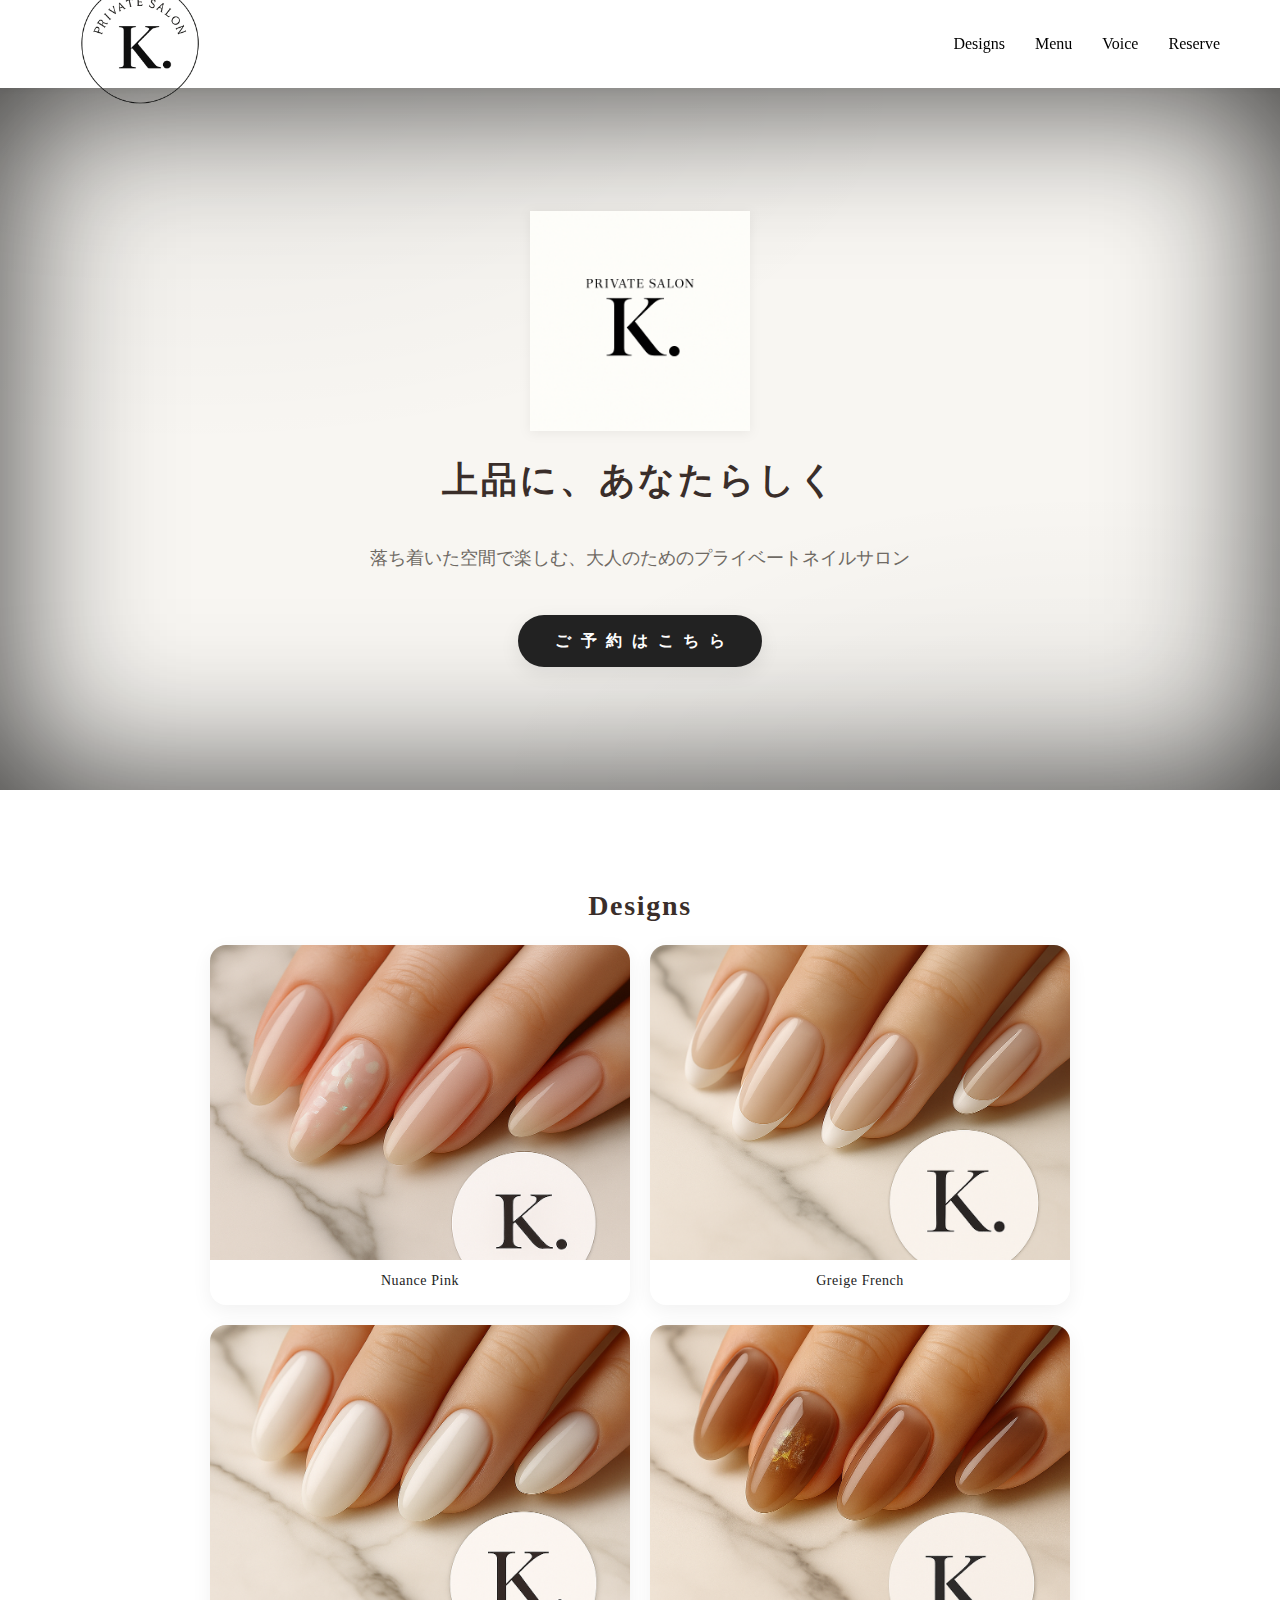
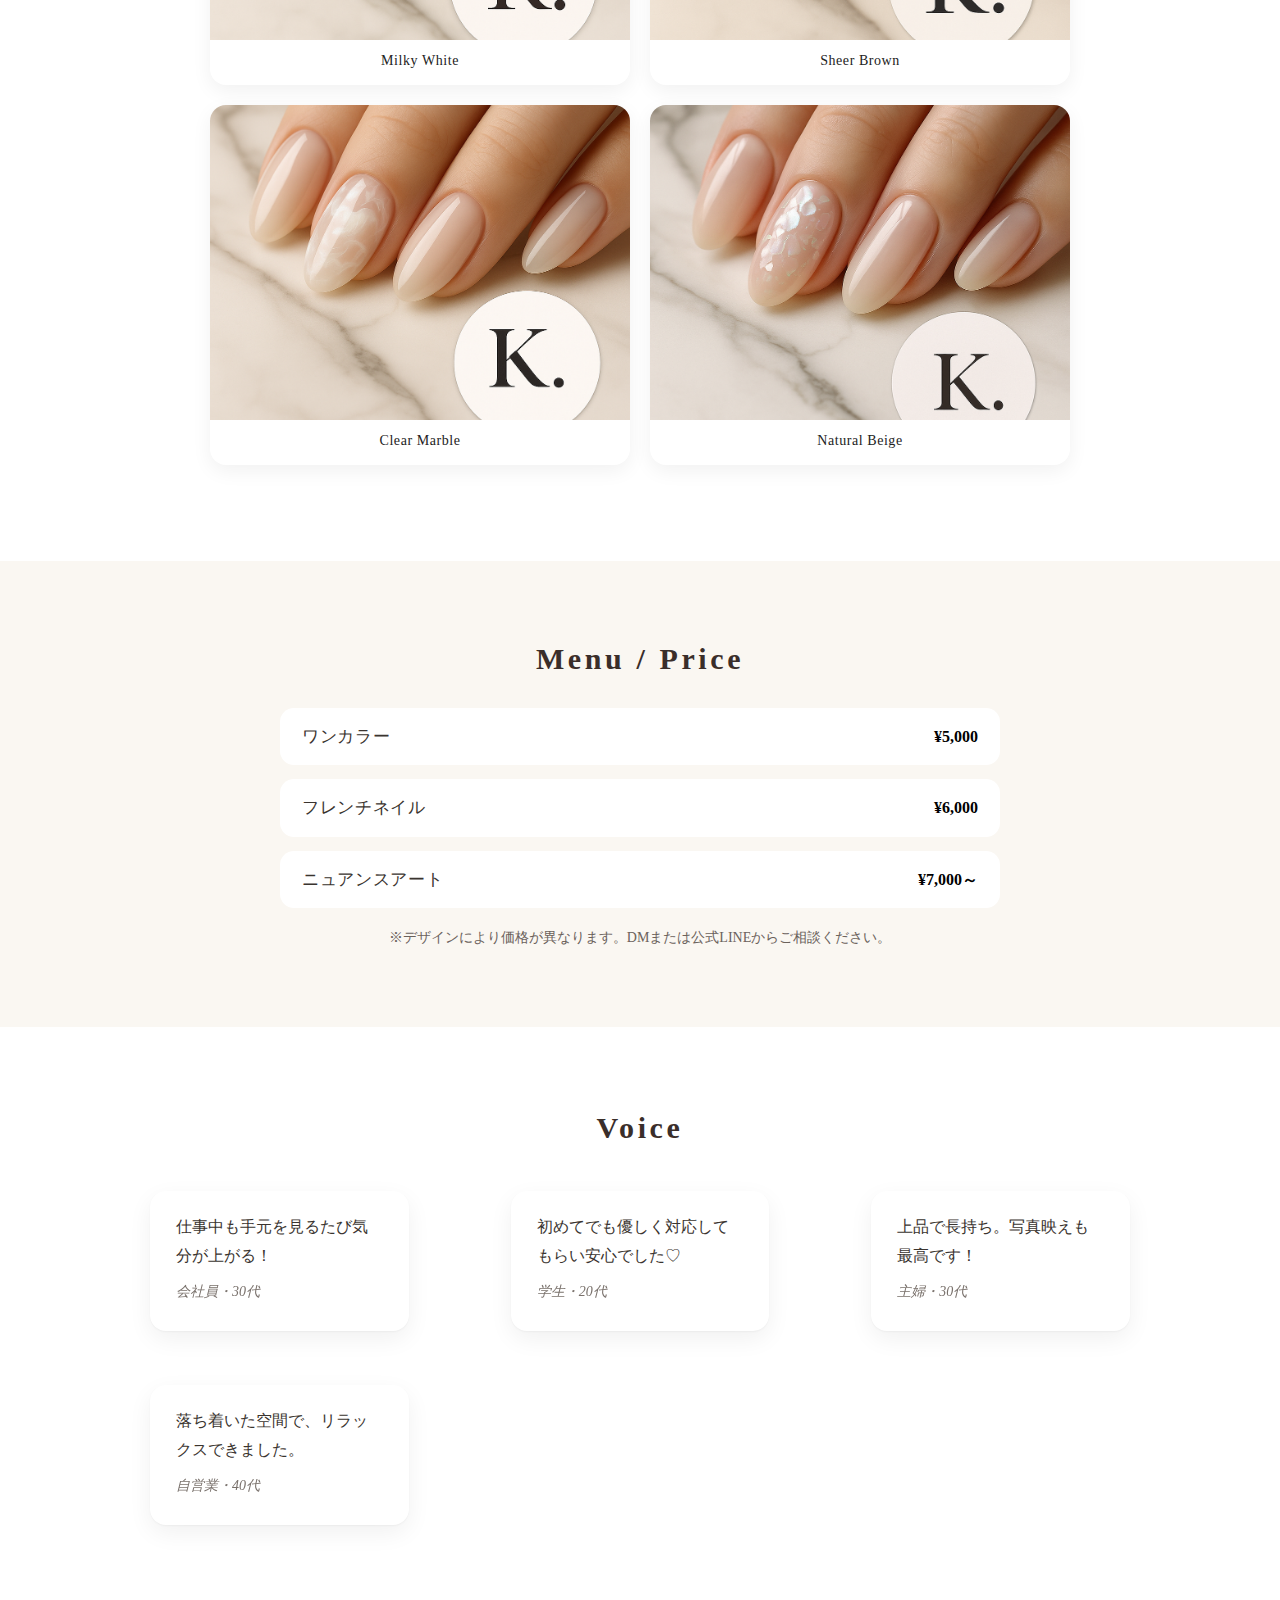
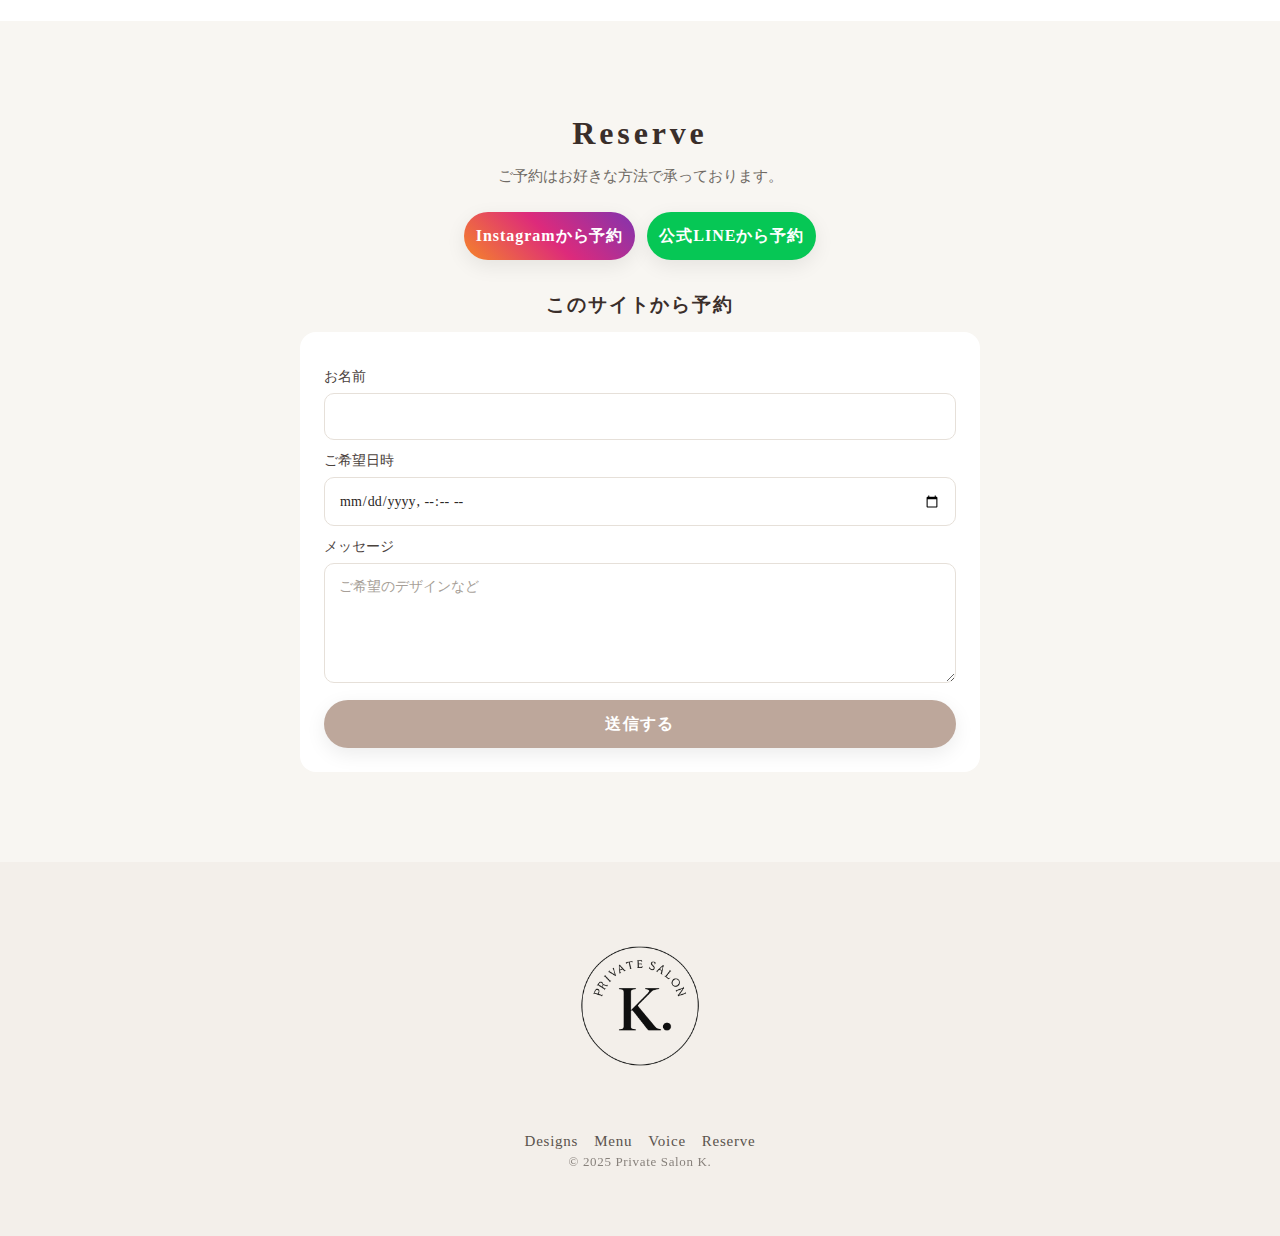
<file: index.html>
<!DOCTYPE html>
<html lang="ja">
<head>
  <meta charset="UTF-8">
  <title>Private Salon K. | 指先からの楽しみを</title>
  <meta name="viewport" content="width=device-width, initial-scale=1">
  <meta name="description" content="自分らしさを指先に。落ち着いた空間で楽しむ、上品な大人ネイル。完全予約制のPrivate Salon K.で、あなただけの癒しの時間を。">
  <link rel="preconnect" href="https://fonts.googleapis.com">
  <link rel="preconnect" href="https://fonts.gstatic.com" crossorigin>
  <link href="https://fonts.googleapis.com/css2?family=Noto+Sans+JP:wght@300;500;700&display=swap" rel="stylesheet">
  <!-- 順番：reset → style -->
  <link rel="stylesheet" href="css/reset.css">
  <link rel="stylesheet" href="css/style.css">
</head>
<body>
  <header class="header">
    <h1 class="header-logo">
      <a href="index.html" class="header-link">
        <img src="img/logo-1.png" alt="Private Salon K. ロゴ">
      </a>
    </h1>
    <nav class="header-nav" aria-label="主ナビゲーション">
      <ul class="nav-list">
        <li class="nav-item"><a href="#designs">Designs</a></li>
        <li class="nav-item"><a href="#menu">Menu</a></li>
        <li class="nav-item"><a href="#voice">Voice</a></li>
        <li class="nav-item"><a href="#reserve">Reserve</a></li>
      </ul>
    </nav>
  </header>

  <!-- Heroはmainの外でOK -->
  <section class="hero">
    <div class="hero-inner">
      <img src="img/logo-2.png" alt="Private Salon K. ロゴ（Hero）" class="hero-logo">
      <h2 class="hero-title">上品に、あなたらしく</h2>
      <p class="hero-txt">落ち着いた空間で楽しむ、大人のためのプライベートネイルサロン</p>
      <a href="#reserve" class="hero-btn">ご予約はこちら</a>
    </div>
  </section>

  <main class="main">
    <section id="designs" class="gallery">
      <h2>Designs</h2>
      <div class="grid">
        <figure>
          <img src="img/Nuance-Pink.png" alt="Nuance Pink" loading="lazy">
          <figcaption>Nuance Pink</figcaption>
        </figure>
        <figure>
          <img src="img/Greige-French.png" alt="Greige French" loading="lazy">
          <figcaption>Greige French</figcaption>
        </figure>
        <figure>
          <img src="img/Milky-White.png" alt="Milky White" loading="lazy">
          <figcaption>Milky White</figcaption>
        </figure>
        <figure>
          <img src="img/Sheer-Brown.png" alt="Sheer Brown" loading="lazy">
          <figcaption>Sheer Brown</figcaption>
        </figure>
        <figure>
          <img src="img/Clear-Marble.png" alt="Clear Marble" loading="lazy">
          <figcaption>Clear Marble</figcaption>
        </figure>
        <figure>
          <img src="img/Natural-Beige.png" alt="Natural Beige" loading="lazy">
          <figcaption>Natural Beige</figcaption>
        </figure>
      </div>
    </section>

    <section id="menu" class="section-alt">
      <div class="container">
        <h2>Menu / Price</h2>
        <ul class="price">
          <li><span>ワンカラー</span><strong>¥5,000</strong></li>
          <li><span>フレンチネイル</span><strong>¥6,000</strong></li>
          <li><span>ニュアンスアート</span><strong>¥7,000～</strong></li>
        </ul>
        <p class="note">※デザインにより価格が異なります。DMまたは公式LINEからご相談ください。</p>
      </div>
    </section>

    <section id="voice" class="section">
      <div class="container">
        <h2>Voice</h2>
        <div class="voices">
          <blockquote>
            <p>仕事中も手元を見るたび気分が上がる！</p>
            <footer><cite>会社員・30代</cite></footer>
          </blockquote>
          
          <blockquote>
            <p>初めてでも優しく対応してもらい安心でした♡</p>
            <footer><cite>学生・20代</cite></footer>
          </blockquote>
          
          <blockquote>
            <p>上品で長持ち。写真映えも最高です！</p>
            <footer><cite>主婦・30代</cite></footer>
          </blockquote>
          
          <blockquote>
            <p>落ち着いた空間で、リラックスできました。</p>
            <footer><cite>自営業・40代</cite></footer>
          </blockquote>
        </div>
      </div>
    </section>

    <section id="reserve" class="section-cta">
      <div class="container">
        <h2 class="section-title">Reserve</h2>
        <p class="section-txt">ご予約はお好きな方法で承っております。</p>

        <div class="reserve-links">
          <a href="#" class="btn-insta">Instagramから予約</a>
          <a href="#" class="btn-line">公式LINEから予約</a>
        </div>

        <div class="reserve-form" id="form">
          <h3 class="form-title">このサイトから予約</h3>
          <form action="#" method="post" class="form">
            <label for="name">お名前</label>
            <input type="text" id="name" name="name" required>

            <label for="date">ご希望日時</label>
            <input type="datetime-local" id="date" name="date">

            <label for="message">メッセージ</label>
            <textarea id="message" name="message" rows="4" placeholder="ご希望のデザインなど"></textarea>

            <button type="submit" class="btn-site">送信する</button>
          </form>
        </div>
      </div>
    </section>
  </main>

  <footer class="footer">
    <div class="footer-inner">
      <div class="footer-logo">
        <img src="img/logo-1.png" alt="Private Salon K. ロゴ">
      </div>

      <nav class="footer-nav" aria-label="フッターナビ">
        <ul class="nav-list">
          <li class="nav-item"><a href="#designs">Designs</a></li>
          <li class="nav-item"><a href="#menu">Menu</a></li>
          <li class="nav-item"><a href="#voice">Voice</a></li>
          <li class="nav-item"><a href="#reserve">Reserve</a></li>
        </ul>
      </nav>

      <p class="copyright">© 2025 Private Salon K.</p>
    </div>
  </footer>
</body>
</html>
</file>
<file: css/style.css>
@charset "UTF-8";

/* 共通クラス */

.html {
  scroll-behavior: smooth;
}

.body {
  font-family: "Noto Sans JP", sans-serif;
  font-weight: 400;
  line-height: 1.8;
  color: #444;
  background-color: #fffaf9;
  margin: 0;
  padding: 0;
  letter-spacing: 0.05em;
}

.html, .body {overflow-x: hidden;}

.container {
  width: min(100%, 1100px);
  margin: 0 auto;
  padding: 0 20px;
}

.h1, h2, h3 {
  font-weight: 600;
  color: #3a2e2a;
  line-height: 1.4;
}

.a {
  color: inherit;
  text-decoration: none;
  transition: 0.3s;
}

.a:hover {
  opacity: 0.8;
}

.img {
  min-width: 100%;
  height: auto;
  vertical-align: bottom;
  display: block;
}

.section {
  padding: 80px 0;
}

.section-alt {
  background-color: #f9f6f5;
}

:root {
  --header-h: 88px;      /* ヘッダーの高さ。後でheaderとheroで使う */
  --header-pad-y: 12px;
  --header-pad-x: 24px;
  --bg: #f8f6f2;         /* サイト全体のベース背景色 */
  --ink: #141414;        /* メイン文字色（黒すぎず優しいトーン） */
  --muted: #6f6a64;      /* サブ文字色（説明文など） */
  --accent: #222;        /* 強調やボタンの色 */
}


/* header */
.header {
  position: sticky;
  padding: var(--header-pad-y) var(--header-pad-x);
  top: 0;
  left: 0;
  width: 100%;
  height: var(--header-h);
  padding: var(--header-pad-y) 60px;
  background: rgba(255, 255, 255, 0.95);
  backdrop-filter: blur(8px);
  display: flex;
  justify-content: space-between;
  align-items: center;
  padding: 0 60px;
  box-shadow: 0 2px 6px rgba(0, 0, 0, 0.04);
  z-index: 100;
  transition: backgroung 0.3;
}

.header-logo img {
  width: 160px;
  height: auto;
  display: block;
}

.header-nav .nav-list {
  display: flex;
  gap: 30px;
  list-style: none;
  margin: 0;
  padding: 0;
}

.heager-nav a {
  font-size: 15px;
  font-weight: 400;
  color: #3e322e;
  letter-spacing: 0.07em;
  text-transform: capitalize;
  position: relative;
  padding-bottom: 5px;
  transition: color 0.3s;
}

.herder-nav a:hover {
  color: #b49784;
}

.header-nav a::after {
  content: "";
  position: absolute;
  bottom: 0;
  left: 0;
  width: 0;
  height: 1.5px;
  background: #b28f85;
  transition: width 0.3s;
}

.header-nav a:hover::after {
  width: 100%;
}

/* Hero */

.hero {
  position: relative;
  min-height: calc(78svh);
  padding-block: clamp(48px, 8vw, 96px);
  padding-inline: clamp(16px, 6vw, 32px);
  display: flex;
  align-items: center;
  justify-content: center;
  text-align: center;
  color: var(--ink);

 background:
    radial-gradient(1200px 600px at 15% 0%, rgba(0,0,0,0.05), transparent 60%),
    radial-gradient(1000px 500px at 85% 100%, rgba(0,0,0,0.05), transparent 60%),
    var(--bg);
  background-size: cover;
  background-position: center;
}

  .hero.hasimage {
    background:
    linear-gradient(to bottom, rgba(225, 225, 225,.75), rgba(225, 225, 225,.85)) 
    url("img/hero-bg.jpg") center / cover no-repeat; 
  }

.hero::before {
  content: "";
  position: absolute; inset:0;
  box-shadow: inset 0 0 160px rgba(0, 0, 0, 0.8);
  pointer-events: none;
}

.hero-inner {
  max-width: 980px;
  margin-inline:auto;
  width: min(980px, 100%);
  position: relative;
  text-align:center;
  animation: hero-in .8s ease-out both;
}

@keyframes hero-in {
  from { opacity: 0; transform: translateY(12px); }
  to { opacity: 1; transform: translateY(0);}
}

.hero-logo {
  width: clamp(120px, 18vw, 220px);
  height: auto;
  display: block;
  margin-inline: auto;
  margin-bottom: clamp(16px,3vw,28px);
  filter: drop-shadow(0 2px 6px rgba(0, 0, 0,.06));
}

.hero-title {
  white-space: nowrap;
  font-weight: 600;
  letter-spacing: .08em;
  font-size: clamp(22px, 3.6vw, 36px);
  line-height: 1.2;
  margin-bottom: clamp(10px, 2.2vw, 14px);
  overflow-wrap: anywhere;
  margin-bottom: clamp(24px, 4vw, 40px);
}
@media (max-width: 390px) {
  .hero-title {font-size: 6.0vw; }
}

.hero-txt {
  color: var(--muted);
  font-size: clamp(14px, 2.2vw, 18px);
  line-height: 1.8;
  max-width:min(84ch, 93%);
  margin: 0 auto clamp(24px, 4vw, 40px);
  padding-inline: clamp(12px, 6vw, 24px);
  white-space: normal;
  overflow-wrap: anywhere;
  text-align: center;
  text-wrap: balance;
}

.hero-btn {
  display: inline-block;
  padding: 14px 28px;
  border-radius: 999px;
  background: var(--accent);
  color: #fff;
  font-weight: 600;
  letter-spacing: 0.6em;
  text-indent: .6em;
  transition: transform .15s ease, opacity ..25s ease, box-shadow .25s ease;
  box-shadow: 0 6px 20px rgba(0, 0, 0,.08);
}

.hero-btn:hover {
  opacity: .92;
  transition: translateY(-1px);
  box-shadow: 0 8px 26px rgba(0, 0, 0,.12);
}

.hero-btn:active {
  transition: translateY(0);
  box-shadow: 0 4px 14px rgba(0, 0, 0,.10);
}


@media (max-width: 640px) {
  .hero { min-height: 72vh; }
  .hero-title { font-size: clamp(20px, 6.4vw, 30px); }
  .hero-txt { font-size: clamp(14px, 3.6vw, 16px); }
}


/* design */
.gallery {
  padding: clamp(56px, 8vw, 96px) 0;
}

.gallery > h2 {
  text-align: center;
  font-size: clamp(20px, 2.4vw, 28px);
  letter-spacing: .06em;
  margin: 0 0 20px;
  color: #3a2e2a;
}

.gallery > p.section-subtitle {
  text-align: center;
  color: #6f6a64;
  font-size: 14px;
  margin: 0 0 24px;
}

.grid {
  display: grid;
  grid-template-columns: repeat(auto-fit,minmax(280px,1fr));
  gap: clamp(12px, 2.4vw, 20px);
  max-width: 900px;
  padding: 0 20px;
  margin: 0 auto;
}

.grid figure {
  margin: 0;
  border-radius: 16px;
  overflow: hidden;
  background: #fff;
  box-shadow: 0 6px 20px rgba(0, 0, 0,.06);
  transition: transform .2s ease, box-shadow .2s ease;
}

.grid img {
  width: 100%;
  aspect-ratio: 4 / 3;
  object-fit: cover;
  display: block;
}

.grid figcaption {
  text-align: center;
  padding: 10px 12px 14px;
  font-size: 14px;
  letter-spacing: .04em;
  color: #222;
}

@media(hover:hover) and (pointer:fine) {
  .grid figure:hover {
    transform: translateY(-2px);
    box-shadow: 0 10px 28px rgba(0, 0, 0, 10);
  }
}

/* menu */
.section-alt {
  background: #faf7f2;
  padding-block: clamp(48px, 6vw, 88px);
}

#menu .container {
  max-width: 1100px;
  margin: 0 auto;
  padding-inline: 20px;
}

#menu h2 {
  font-size: clamp(22px, 3.4vw, 30px);
  text-align: center;
  letter-spacing: .12em;
  margin-bottom: clamp(20px, 3vw, 28px);
}

.price {
  list-style: none;
  margin: 0 auto;
  padding: 0;
  max-width: 720px;
  display: grid;
  gap: clamp(10px, 2vw, 14px);
}

.price li {
  display: grid;
  grid-template-columns: 1fr auto;
  align-items: center;
  gap: 12px;
  padding: clamp(12px, 2.2vw, 16px) clamp(16px, 3vw, 22px);
  border-radius: 14px;
  background: #fff;
  box-shadow:
    0 1px 2px rgba(0, 0, 0, .04)
    0 8px 24px rgba(0, 0, 0,.06);
}

.price li span {
  font-size: clamp(15px, 2.3vw, 17px);
  letter-spacing: .04em;
  color: #3a342f;
}

.price li strong small {
  font-weight: 600;
  opacity: .75;
  margin-left: 2px;
}

#menu .note {
  margin-top: clamp(12px, 2.6vw, 18px);
  text-align: center;
  color: #6b625c;
  font-size: clamp(12px, 1.9vw, 14px);
  line-height: 1.7;
}

@media (hover: hover) {
  .price li {
    transition: transform .25s ease, box-shadow .25s ease;
  }
  .price li:hover {
    transition: translateY(-2px);
    box-shadow:
    0 1px 2px rgba(0,0,0,.05)
    0 10px 28px rgba(0, 0, 0,.10);
  }
}

.price li [data-badge]::after {
  content: attr(data-badge);
  margin-left: 8px;
  justify-self: start;
  font-size: 12px;
  letter-spacing: .06em;
  color: #8a6b3d;
  background: #f7efe3;
  border: 1px solid #ecdcc7;
  padding: 2px 8px;
  border-radius: 999px;
}

@media (max-width: 480px) {
  .price li {border-radius: 12px;}
}

/* voice */
#voice h2 {
  text-align: center;
  font-size: clamp(22px, 3.4vw, 30px);
  letter-spacing: .12em;
  margin-bottom: clamp(18px, 3vw, 26px);
}

.voices {
  display: grid;
  grid-template-columns: repeat(auto-fit, minmax(260px, 1fr));
  gap: clamp(14px,2.6vw, 22px);
}

.voices blockquote {
  background: #fff;
  border-radius: 16px;
  padding: clamp(16px, 3vw, 22px) clamp(18px, 3.4vw, 26px);
  box-shadow:
  0 1px 2px rgba(0, 0, 0,.04),
  0 8px 24px rgba(0, 0, 0,.06);
  color: #3a342f;
  line-height: 1.8;
  position: relative;
  min-height: 140px;
}

.voices blockquote::before {
  content: "";
  position: absolute;
  top: -8px;
  left: 12px;
  font-size: 44px;
  line-height: 1;
  color: rgba(0, 0, 0,.08);
  pointer-events: none;
}

.voices blockquote footer {
  margin-top: 8px;
  font-size: clamp(12px, 2vw, 14px);
  color: #6b625c;
}

.voices blockquote cite {
  font-size: normal;
  opacity: .9;
}

.sr-only {
  position: absolute !important; width: 1px;height: 1px;
  padding: 0;margin: -1px;overflow: hidden;clip:rect(0,0,0,0);white-space: nowrap;border: 0;
}

/* reserve */

.section-cta {
  background: #f8f6f2;
  padding-block: clamp(56px, 7vw, 96px);
}

#reserve .container {
  max-width: 1100px;
  margin: 0 auto;
  padding-inline: 20px;
  text-align: center;
}

#reserve .section-title {
  font-size: clamp(22px, 3.4vw, 32px);
  letter-spacing: .12em;
  margin: 0 0 10px;
  color: #3a2e2a;
}

#reserve .section-txt {
  color: #6f6a64;
  font-size: clamp(13px, 2vw, 15px);
  margin-bottom: clamp(18px, 3.2vw, 24px);
}

.reserve-links {
  display: flex;
  justify-content: center;
  gap: 12px;
  margin-bottom: clamp(22px, 4vw, 32px);
}

.btn-insta,
.btn-line,
.btn-site {
  display: inline-block;
  padding: 12px 12px;
  border-radius: 999px;
  color: #fff;
  font-weight: 600;
  letter-spacing: .06em;
  text-decoration: none;
  box-shadow: 0 6px 20px rgba(0, 0, 0,.08);
  transition: transform .15s ease, opacity .25s ease, box-shadow .25 ease;
}

.btn-insta {
  background: linear-gradient(45deg,#f58529,#dd2a7b,#8134af);
}

.btn-line {
  background: #06c755;
}

.btn-site {
  background: #bda79b;
}

@media (hover:hover) and (pointer:fine) {
  .btn-insta:hover, .btn-line:hover, .btn-site:hover {
    transform: translateY(-1px);
    opacity: .92;
    box-shadow: 0 8px 26px rgba(0, 0, 0,.12);
  }
}

@media (max-width: 520px) {
  .reserve-links { gap: 10px;}
  .btn-insta, .btn-line, .btb-site { width: 100%;}
}

/* フォーム */

.reserve-form {
  max-width: 680px;
  margin: 0 auto;
  text-align: right;
}

.form-title {
  text-align: center;font-size: clapm(18px, 2.6vw, 22px);
  letter-spacing: .1em;
  margin: 0 0 14px;
  color: #3a2e2a;
}

.form {
  background-color: #fff;
  border-radius: 16px;
  padding: clamp(16px, 3.4vw, 24px);
  box-shadow:
  0 1px 2px rgba(0, 0, 0,.04)
  0 10px 28px rgba(0, 0, 0,.06);
}

form label {
  display: block;
  margin: 10px 0 6px;
  font-size: 14px;
  color: #4b423d;
  text-align: left;
  font-weight: 500;
}

.form input,
.form textarea {
  width: 100%;
  appearance: none;
  -webkit-appearance: none;
  background: #fff;
  border: 1px solid #e6e0d9;
  border-radius: 10px;
  padding: 12px 14px;
  font-size: 14px;
  color: #2b2725;
  outline: none;
  transition: border-color .2s ease, box-shadow .2s ease;
}

.form textarea {
  resize: vertical;
  min-height: 120px;
}

.form input::placeholder,
.form textarea::placeholder {
  color: #a79f98;
}

.form input:focus,
.form textarea:focus {
  border-color: #c5b5a8;
  box-shadow:  0 0 0 3px rgba(197, 181, 168,.25);
}

.form .btn-site {
  width: 100%;
  margin-top: 10px;
  padding: 12px 24px;
  border: none;
  border-radius: 999px;
  background: #bda79b;
  color: #fff;
  font-weight: 700;
  letter-spacing: .08em;
  cursor: pointer;
  box-shadow: 0 6px 20px rgba(0, 0, 0,.08);
  transition: transform .15s ease, opacity .25s ease, box-shadow .25s ease;
}

@media (hover:hover) and (pointer: fine) {
  .form .btn-site:hover {
    transform: translateY(-1px);
    opacity: .94;
    box-shadow: 0 8px 26px rgba(0, 0, 0,.12);
  }
}

input[type="datetim-local"] {
  line-height: 1.2;
}

.form .note {
  margin-top: 10px;
  font-size: 12px;
  color: #7a736d;
  line-height: 1.7;
}

/* footer */
.footer {
  background: #f3efea;
  padding-block: clamp(40px, 6vw, 64px);
  text-align: center;
  color: #5a534d;
  font-size: clamp(13px, 1.9vw, 15px);
}

.footer-inner {
  max-width: 1100px;
  margin: 0 auto;
  padding-inline: 20px;
}

.footer-logo {
  display: flex;
  justify-content: center;
  align-items: center;
  margin-bottom: clamp(14px, 3vw, 22px);
}

.footer-logo img{
  width: clamp(120px, 30vw, 160px);
  height: auto;
  margin-bottom: clamp(14px, 3vw, 22px);
}

.footer .nav-list {
  list-style: none;
  display: flex;
  flex-wrap: wrap;
  justify-content: center;
  gap: 16px;
  padding: 0;
  margin: 0 0 clamp(14px, 3vw 20px);
}

.footer .nav-item a {
  color: #5a534d;
  text-decoration: none;
  font-weight: 500;
  letter-spacing: .05em;
  transition: opacity .25s ease;
}

@media (hover:hover) {
  .footer .nav-item a:hover {
    opacity: .7;
  }
}

.footer .copyright {
  font-size: clamp(12px, 1.8vw, 13px);
  letter-spacing: .05em;
  opacity: .7;
}

@media (max-width: 520px) {
  .footer-logo img {
    width: 120px;
  }
  .footer .nav-list {
    gap: 12px;
  }

}
</file>
